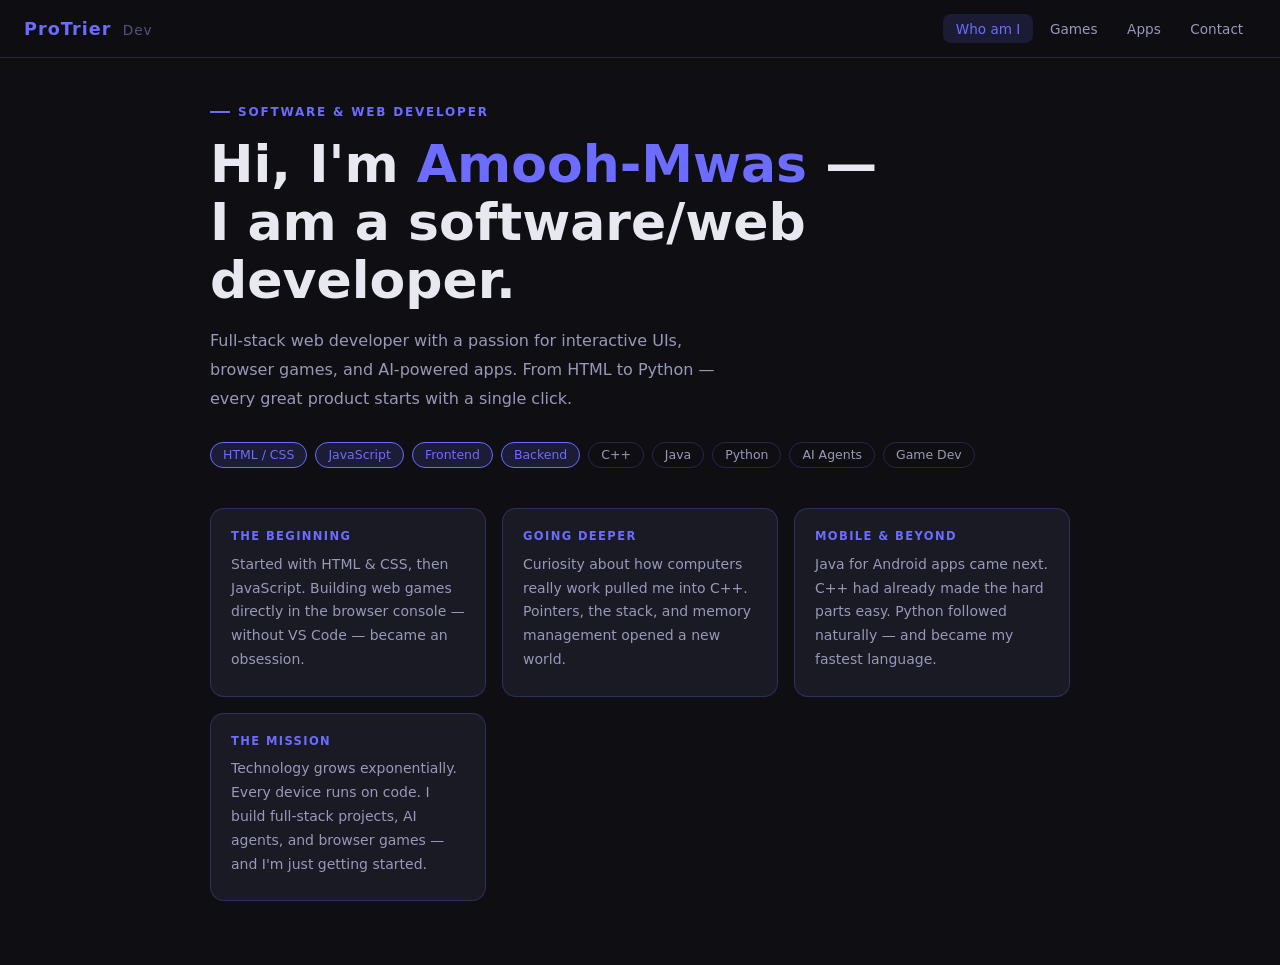
<file: index.html>
<!DOCTYPE html>
<html lang="en">
<head>
<meta charset="UTF-8">
<meta name="viewport" content="width=device-width, initial-scale=1.0">
<title>Amooh-Mwas | Software & Web Developer</title>
<style>
*{box-sizing:border-box;margin:0;padding:0}
:root{
  --bg:#0f0f13;
  --card:#1a1a24;
  --card2:#22222e;
  --accent:#6c6cff;
  --accent-glow:rgba(108,108,255,0.15);
  --accent-border:rgba(108,108,255,0.25);
  --text:#e8e8f0;
  --text2:#9898b8;
  --text3:#55557a;
  --green:#3ef0a0;
  --coral:#f06060;
  --radius:14px;
  --radiusS:8px;
  --nav-h:58px;
}

body{
  background:var(--bg);
  color:var(--text);
  font-family:-apple-system,'Segoe UI',system-ui,sans-serif;
  min-height:100vh;
  overflow-x:hidden;
}

/* ── PARTICLES ── */
#pts{position:fixed;inset:0;pointer-events:none;z-index:0;overflow:hidden}
.pt{
  position:absolute;bottom:0;border-radius:50%;
  background:var(--accent);opacity:0;
  animation:rise linear infinite;
}
@keyframes rise{
  0%{transform:translateY(0) scale(.3);opacity:0}
  10%{opacity:.12}90%{opacity:.06}
  100%{transform:translateY(-105vh) scale(1.4);opacity:0}
}

/* ── NAV ── */
nav{
  position:sticky;top:0;z-index:200;height:var(--nav-h);
  background:rgba(15,15,19,.93);backdrop-filter:blur(18px);
  border-bottom:1px solid var(--accent-border);
  display:flex;align-items:center;padding:0 1.5rem;
  justify-content:space-between;
}
.logo{font-weight:800;font-size:1.1rem;letter-spacing:.06em;color:var(--accent)}
.logo small{color:var(--text3);font-weight:400;font-size:.85rem;margin-left:.25rem}
.nav-links{display:flex;gap:.25rem}
.nav-links a{
  color:var(--text2);font-size:.85rem;padding:.4rem .8rem;
  border-radius:var(--radiusS);text-decoration:none;
  transition:.2s;font-weight:500;cursor:pointer;
}
.nav-links a:hover,.nav-links a.active{color:var(--accent);background:var(--accent-glow)}

/* hamburger */
.ham{display:none;flex-direction:column;gap:5px;cursor:pointer;padding:6px;border:none;background:none}
.ham span{display:block;width:22px;height:2px;background:var(--text);border-radius:2px;transition:.3s}
.ham.open span:nth-child(1){transform:translateY(7px) rotate(45deg)}
.ham.open span:nth-child(2){opacity:0;transform:scaleX(0)}
.ham.open span:nth-child(3){transform:translateY(-7px) rotate(-45deg)}

/* mobile drawer */
.drawer{
  display:none;position:fixed;top:var(--nav-h);left:0;right:0;
  background:rgba(13,13,18,.98);backdrop-filter:blur(20px);
  border-bottom:1px solid var(--accent-border);z-index:190;
  padding:.75rem 1rem;flex-direction:column;gap:.25rem;
}
.drawer.open{display:flex}
.drawer a{
  color:var(--text2);font-size:1rem;padding:.8rem 1rem;
  border-radius:var(--radiusS);text-decoration:none;
  font-weight:500;transition:.2s;
}
.drawer a:hover{color:var(--accent);background:var(--accent-glow)}

/* ── PAGE WRAP ── */
main{position:relative;z-index:1;max-width:900px;margin:0 auto;padding:2.5rem 1.25rem 4rem}

/* sections */
.sec{display:none;animation:fadeUp .35s ease}
.sec.active{display:block}
@keyframes fadeUp{from{opacity:0;transform:translateY(14px)}to{opacity:1;transform:translateY(0)}}

/* ── HERO ── */
.eyebrow{
  display:inline-flex;align-items:center;gap:.5rem;
  font-size:.75rem;letter-spacing:.15em;text-transform:uppercase;
  color:var(--accent);font-weight:700;margin-bottom:1rem;
}
.eyebrow::before{content:'';width:20px;height:2px;background:var(--accent)}
h1.hero-name{
  font-size:clamp(2rem,6vw,3.25rem);
  font-weight:800;line-height:1.12;margin-bottom:1.1rem;
}
h1.hero-name em{font-style:normal;color:var(--accent)}
.hero-sub{
  font-size:1rem;line-height:1.8;color:var(--text2);
  max-width:540px;margin-bottom:1.75rem;
}
.chips{display:flex;flex-wrap:wrap;gap:.5rem;margin-bottom:2.5rem}
.chip{
  font-size:.78rem;padding:.3rem .75rem;border-radius:100px;
  border:1px solid var(--accent-border);color:var(--text2);font-weight:500;
  transition:.2s;
}
.chip.hi{border-color:var(--accent);color:var(--accent);background:var(--accent-glow)}

/* story grid */
.story-grid{display:grid;grid-template-columns:repeat(auto-fit,minmax(230px,1fr));gap:1rem}
.story-card{
  background:var(--card);border:1px solid var(--accent-border);
  border-radius:var(--radius);padding:1.25rem 1.25rem 1.5rem;
}
.story-card h3{
  font-size:.72rem;font-weight:700;letter-spacing:.12em;
  text-transform:uppercase;color:var(--accent);margin-bottom:.6rem;
}
.story-card p{font-size:.875rem;color:var(--text2);line-height:1.7}

/* ── SECTION TITLE ── */
.sec-title{font-size:1.3rem;font-weight:700;margin-bottom:1.5rem}
.sec-title span{color:var(--accent)}

/* ── ITEM GRID (games / apps) ── */
.item-grid{display:grid;grid-template-columns:repeat(auto-fill,minmax(150px,1fr));gap:.875rem}
.item-card{
  background:var(--card);border:1px solid var(--accent-border);
  border-radius:var(--radius);padding:1.1rem;cursor:pointer;
  transition:.2s;display:flex;flex-direction:column;gap:.6rem;
}
.item-card:hover{border-color:var(--accent);background:var(--card2);transform:translateY(-3px)}
.item-card:active{transform:translateY(-1px)}
.item-icon{
  width:44px;height:44px;border-radius:11px;
  background:var(--accent-glow);
  display:flex;align-items:center;justify-content:center;font-size:1.4rem;
}
.item-card h4{font-size:.9rem;font-weight:600;color:var(--text)}
.item-card p{font-size:.78rem;color:var(--text2);line-height:1.4}

/* ── CONTACT ── */
.contact-grid{display:grid;grid-template-columns:repeat(auto-fit,minmax(260px,1fr));gap:1rem}
.contact-card{
  background:var(--card);border:1px solid var(--accent-border);
  border-radius:var(--radius);padding:1.25rem;
}
.contact-card h3{
  font-size:.72rem;font-weight:700;letter-spacing:.12em;
  text-transform:uppercase;color:var(--text3);margin-bottom:.875rem;
}
.ci{
  display:flex;align-items:flex-start;gap:.75rem;
  padding:.6rem 0;border-bottom:1px solid rgba(255,255,255,.04);
}
.ci:last-child{border-bottom:none}
.ci-icon{
  width:34px;height:34px;flex-shrink:0;border-radius:9px;
  background:var(--accent-glow);display:flex;align-items:center;
  justify-content:center;font-size:1rem;margin-top:2px;
}
.ci-label{font-size:.75rem;color:var(--text3);margin-bottom:.15rem}
.ci-value{font-size:.875rem;color:var(--text);word-break:break-all}
.ci-value a{color:var(--accent);text-decoration:none}
.ci-value a:hover{text-decoration:underline}

/* ── MODAL ── */
#modal{
  display:none;position:fixed;inset:0;z-index:500;
  overflow: hidden;
  background:rgba(0,0,0,.8);backdrop-filter:blur(8px);
  align-items:center;justify-content:center;padding:1rem;
}
#modal.open{display:flex}
.modal-box{
  background:var(--card);border:1px solid var(--accent-border);
  border-radius:var(--radius);width:min(680px,100%);

  max-height:92dvh;display:flex;flex-direction:column;overflow:hidden;
}
.modal-head{
  display:flex;align-items:center;justify-content:space-between;
  padding:2px;border-bottom:1px solid var(--accent-border);
  flex-shrink:0;
}
.modal-head h3{font-size:1rem;font-weight:600;display:flex;align-items:center;gap:.6rem}
.modal-head h3 .micon{font-size:1.15rem}
.close-btn{
  background:none;border:none;color:var(--text2);cursor:pointer;
  font-size:1.2rem;padding:.3rem .5rem;border-radius:6px;
  transition:.2s;line-height:1;
}
.close-btn:hover{color:var(--coral);background:rgba(240,96,96,.1)}
.modal-iframe{
  width:100%;border:none;flex:1;min-height:85vh;background:#000;
}
.modal-placeholder{
  flex:1;display:flex;flex-direction:column;
  align-items:center;justify-content:center;
  gap:.75rem;padding:2.5rem;text-align:center;
}
.modal-placeholder .big{font-size:3rem}
.modal-placeholder p{color:var(--text2);font-size:.9rem;line-height:1.65}
.modal-placeholder strong{color:var(--text)}

/* ── RESPONSIVE ── */
@media(max-width:640px){
  .nav-links{display:none}
  .ham{display:flex}
  main{padding:1.75rem 1rem 3rem}
  h1.hero-name{font-size:1.9rem}
  .item-grid{grid-template-columns:repeat(2,1fr)}
  .modal-iframe{min-height:75vh}
}

@media(max-width:400px){
  .item-grid{grid-template-columns:1fr 1fr}
  .item-card{padding:.875rem}
}
</style>
</head>
<body>

<!-- floating particles -->
<div id="pts"></div>

<!-- NAV -->
<nav>
  <div class="logo">ProTrier <small>Dev</small></div>
  <div class="nav-links">
    <a class="active" onclick="show('home',this)">Who am I</a>
    <a onclick="show('games',this)">Games</a>
    <a onclick="show('apps',this)">Apps</a>
    <a onclick="show('contact',this)">Contact</a>
  </div>
  <button class="ham" id="ham" onclick="toggleDrawer()" aria-label="Menu">
    <span></span><span></span><span></span>
  </button>
</nav>

<!-- MOBILE DRAWER -->
<div class="drawer" id="drawer">
  <a onclick="show('home',null);closeDrawer()">Who am I</a>
  <a onclick="show('games',null);closeDrawer()">Games</a>
  <a onclick="show('apps',null);closeDrawer()">Apps</a>
  <a onclick="show('contact',null);closeDrawer()">Contact</a>
</div>

<main>

  <!-- HOME -->
  <section class="sec active" id="sec-home">
    <div class="eyebrow">Software &amp; Web Developer</div>
    <h1 class="hero-name">Hi, I'm <em>Amooh‑Mwas</em> —<br>I am a software/web developer.</h1>
    <p class="hero-sub">
      Full-stack web developer with a passion for interactive UIs, browser games, and
      AI-powered apps. From HTML to Python — every great product starts with a single click.
    </p>
    <div class="chips">
      <span class="chip hi">HTML / CSS</span>
      <span class="chip hi">JavaScript</span>
      <span class="chip hi">Frontend</span>
      <span class="chip hi">Backend</span>
      <span class="chip">C++</span>
      <span class="chip">Java</span>
      <span class="chip">Python</span>
      <span class="chip">AI Agents</span>
      <span class="chip">Game Dev</span>
    </div>
    <div class="story-grid">
      <div class="story-card">
        <h3>The beginning</h3>
        <p>Started with HTML &amp; CSS, then JavaScript. Building web games directly in 
          the browser console — without VS Code — became an obsession.</p>
      </div>
      <div class="story-card">
        <h3>Going deeper</h3>
        <p>Curiosity about how computers really work pulled me into C++. Pointers, 
          the stack, and memory management opened a new world.</p>
      </div>
      <div class="story-card">
        <h3>Mobile &amp; beyond</h3>
        <p>Java for Android apps came next. C++ had already made the hard parts easy.
           Python followed naturally — and became my fastest language.</p>
      </div>
      <div class="story-card">
        <h3>The mission</h3>
        <p>Technology grows exponentially. Every device runs on code. I build full-stack projects,
           AI agents, and browser games — and I'm just getting started.</p>
      </div>
    </div>
  </section>

  <!-- GAMES -->
  <section class="sec" id="sec-games">
    <p class="sec-title">My <span>Games</span></p>
    <div class="item-grid">
      <div class="item-card" onclick="openModal('Snake Game','./Games/Snake Game/snake.html','🐍')">
        <div class="item-icon">🐍</div>
        <h4>Snake</h4>
        <p>Classic snake, reimagined</p>
      </div>
      <div class="item-card" onclick="openModal('Flappy Bird','./Games/Flappy Game/flappy.html','🐦')">
        <div class="item-icon">🐦</div>
        <h4>Flappy Bird</h4>
        <p>Don't hit the pipes</p>
      </div>
      <div class="item-card" onclick="openModal('Doodle Jump','./Games/Doodle Game/doodleJump.html','🦘')">
        <div class="item-icon">🦘</div>
        <h4>Doodle Jump</h4>
        <p>Jump to infinity</p>
      </div>
      <div class="item-card" onclick="openModal('Ping Pong','./Games/PingPong Game/Pingpong.html','🏓')">
        <div class="item-icon">🏓</div>
        <h4>Ping Pong</h4>
        <p>Classic two-player</p>
      </div>
      <div class="item-card" onclick="openModal('Whack-a-Mole','./Games/Whack a mole/Fk A Mole.html','🔨')">
        <div class="item-icon">🔨</div>
        <h4>Whack-a-Mole</h4>
        <p>Smash them fast</p>
      </div>
      <div class="item-card" onclick="openModal('Hangman','./Games/SaveMan Game/saveman.html','🎯')">
        <div class="item-icon">🎯</div>
        <h4>Hangman</h4>
        <p>Save the man</p>
      </div>
      <div class="item-card" onclick="openModal('Tic-Tac-Toe','./Games/Tic Game/tic.html','⭕')">
        <div class="item-icon">⭕</div>
        <h4>Tic-Tac-Toe</h4>
        <p>Dark light edition</p>
      </div>
      <div class="item-card" onclick="openModal('Memory Game','./Games/Memory Game/mem.html','🃏')">
        <div class="item-icon">🃏</div>
        <h4>Memory Game</h4>
        <p>Match them all</p>
      </div>
    </div>
  </section>

  <!-- APPS -->
  <section class="sec" id="sec-apps">
    <p class="sec-title">My <span>Apps</span></p>
    <div class="item-grid">
      <div class="item-card" onclick="openModal('Age Calculator','./Games/Age Calc/age.html','🎂')">
        <div class="item-icon">🎂</div>
        <h4>Age Calculator</h4>
        <p>Exact age in seconds</p>
      </div>
      <div class="item-card" onclick="openModal('Counter','./Games/Counter/counter.html','🔢')">
        <div class="item-icon">🔢</div>
        <h4>Counter</h4>
        <p>Simple click counter</p>
      </div>
      <div class="item-card" onclick="openModal('To-Do List','./Games/To Do List/index.html','✅')">
        <div class="item-icon">✅</div>
        <h4>To-Do List</h4>
        <p>Stay organized</p>
      </div>
      <div class="item-card" onclick="openModal('Password Generator','./Games/Password Generator/pass.html','🔐')">
        <div class="item-icon">🔐</div>
        <h4>Password Gen</h4>
        <p>Strong passwords fast</p>
      </div>
      <div class="item-card" onclick="openModal('Calculator','./Games/Calc/calc.html','🧮')">
        <div class="item-icon">🧮</div>
        <h4>Calculator</h4>
        <p>Do the math</p>
      </div>
      <div class="item-card" onclick="openModal('Alarm','./Games/Alarm/alarm.html','⏰')">
        <div class="item-icon">⏰</div>
        <h4>Alarm</h4>
        <p>Never miss a moment</p>
      </div>
    </div>
  </section>

  <!-- CONTACT -->
  <section class="sec" id="sec-contact">
    <p class="sec-title">Get in <span>Touch</span></p>
    <div class="contact-grid">
      <div class="contact-card">
        <h3>Email</h3>
        <div class="ci">
          <div class="ci-icon">✉️</div>
          <div>
            <div class="ci-label">Primary</div>
            <div class="ci-value"><a href="mailto:amdev488@gmail.com">amdev488@gmail.com</a></div>
          </div>
        </div>
        <div class="ci">
          <div class="ci-icon">✉️</div>
          <div>
            <div class="ci-label">Secondary</div>
            <div class="ci-value"><a href="mailto:amosmuturi079@gmail.com">amosmuturi079@gmail.com</a></div>
          </div>
        </div>
      </div>
      <div class="contact-card">
        <h3>Phone</h3>
        <div class="ci">
          <div class="ci-icon">📞</div>
          <div>
            <div class="ci-label">Call / WhatsApp</div>
            <div class="ci-value">+254 792 509 529</div>
          </div>
        </div>
        <div class="ci">
          <div class="ci-icon">📞</div>
          <div>
            <div class="ci-label">Alternate</div>
            <div class="ci-value">+254 787 455 413</div>
          </div>
        </div>
      </div>
      <div class="contact-card">
        <h3>Online</h3>
        <div class="ci">
          <div class="ci-icon">💻</div>
          <div>
            <div class="ci-label">GitHub</div>
            <div class="ci-value"><a href="https://github.com/AmoohDev079" target="_blank" rel="noopener">
              github.com/AmoohDev079</a></div>
          </div>
        </div>
        <div class="ci">
          <div class="ci-icon">▶️</div>
          <div>
            <div class="ci-label">YouTube</div>
            <div class="ci-value"><a href="https://youtube.com/AmoohDev" target="_blank" rel="noopener">
              youtube.com/AmoohDev</a></div>
          </div>
        </div>
      </div>
    </div>
  </section>

</main>

<!-- MODAL -->
<div id="modal" onclick="handleBackdropClick(event)">
  <div class="modal-box">
    <div class="modal-head">
      <h3><span class="micon" id="m-icon"></span><span id="m-title"></span></h3>
      <button class="close-btn" onclick="closeModal()">✕</button>
    </div>
    <!-- iframe is injected by JS so it only loads when opened -->
    <div id="m-body"></div>
  </div>
</div>

<script>
/* particles */
const pts=document.getElementById('pts');
for(let i=0;i<20;i++){
  const d=document.createElement('div');
  d.className='pt';
  const s=(Math.random()*5+2).toFixed(1);
  d.style.cssText=`width:${s}px;height:${s}px;left:${Math.floor(Math.random()*100)}%;`+
    `animation-duration:${(Math.random()*18+14).toFixed(1)}s;animation-delay:${(Math.random()*14).toFixed(1)}s`;
  pts.appendChild(d);
}

/* section switching */
function show(id,el){
  document.querySelectorAll('.sec').forEach(s=>s.classList.remove('active'));
  document.getElementById('sec-'+id).classList.add('active');
  document.querySelectorAll('.nav-links a').forEach(a=>a.classList.remove('active'));
  if(el) el.classList.add('active');
}

/* drawer */
function toggleDrawer(){
  document.getElementById('ham').classList.toggle('open');
  document.getElementById('drawer').classList.toggle('open');
}
function closeDrawer(){
  document.getElementById('ham').classList.remove('open');
  document.getElementById('drawer').classList.remove('open');
}

/* modal */
function openModal(name,src,icon){
  document.getElementById('m-icon').textContent=icon||'🎮';
  document.getElementById('m-title').textContent=' '+name;
  const body=document.getElementById('m-body');
  body.innerHTML=`<iframe class="modal-iframe" src="${src}" loading="lazy" allowfullscreen></iframe>`;
  document.getElementById('modal').classList.add('open');
  document.body.style.overflow='hidden';
}
function closeModal(){
  document.getElementById('modal').classList.remove('open');
  document.getElementById('m-body').innerHTML='';
  document.body.style.overflow='';
}
function handleBackdropClick(e){
  if(e.target===document.getElementById('modal')) closeModal();
}
document.addEventListener('keydown',e=>{ if(e.key==='Escape') closeModal(); });
</script>
</body>
</html>
</file>
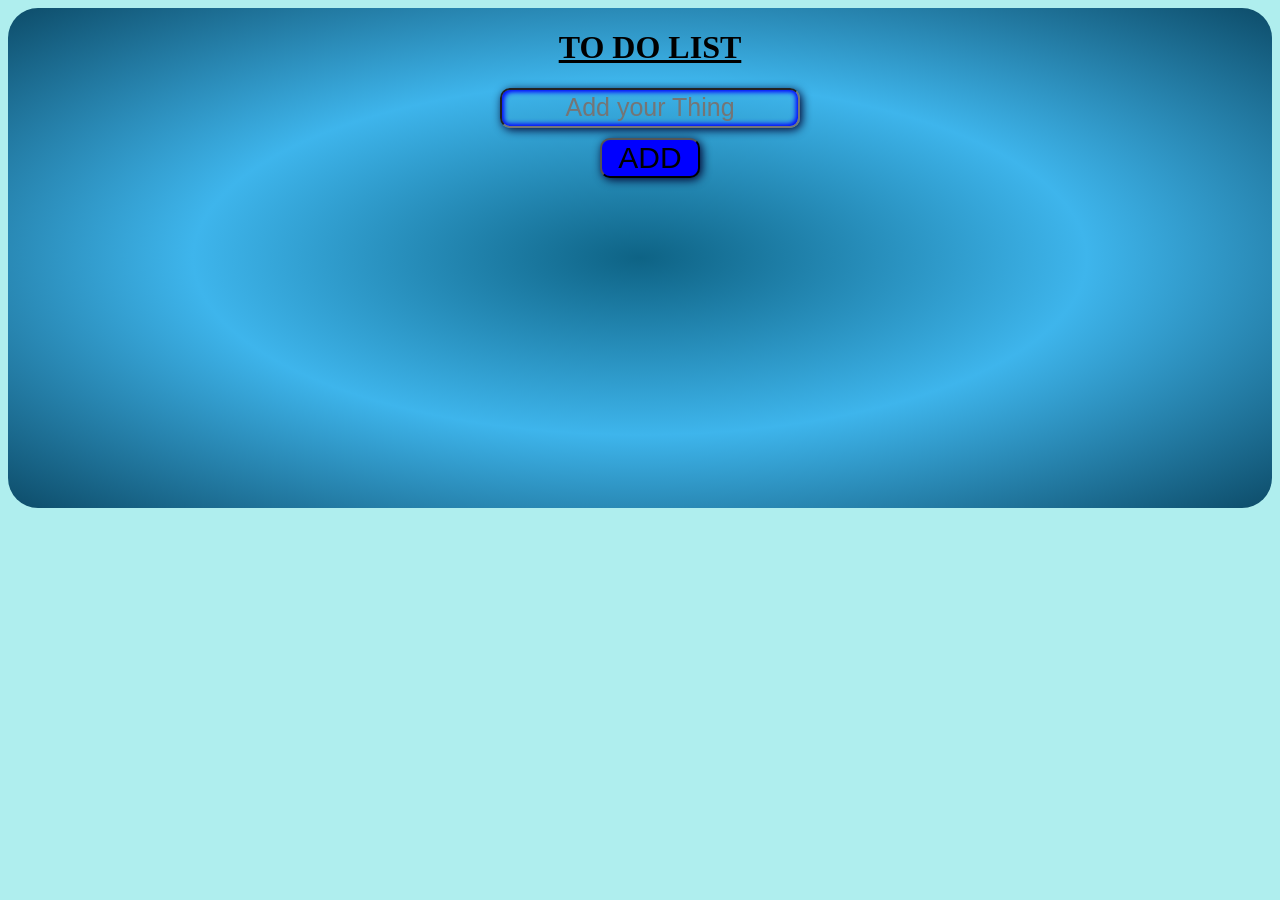
<file: Games/To Do List/index.html>
<html>
    <head>
        <meta charset="utf-8">
        <meta name="author" content="Amos">
        <title>To Do List</title>
        <link rel="stylesheet" href="do.css"
    </head>
    <body>
        
            <div id="input">
                <h1><u>TO DO LIST </u></h1>
                <input type="text" id="inputBox" placeholder="Add your Thing">
                <button onclick="addTask()">Add</button>
                <div id="out"><ul id="list">
                   <!---- <li class="checked">task 1</li>
                    <li>task 2</li>
                    <li>task 2</li>
                    <li>task 3</li>-->
                </ul></div>
            </div>
            </div>
        </div>
        <script src="do.js"></script>
    </body>
</html>
</file>
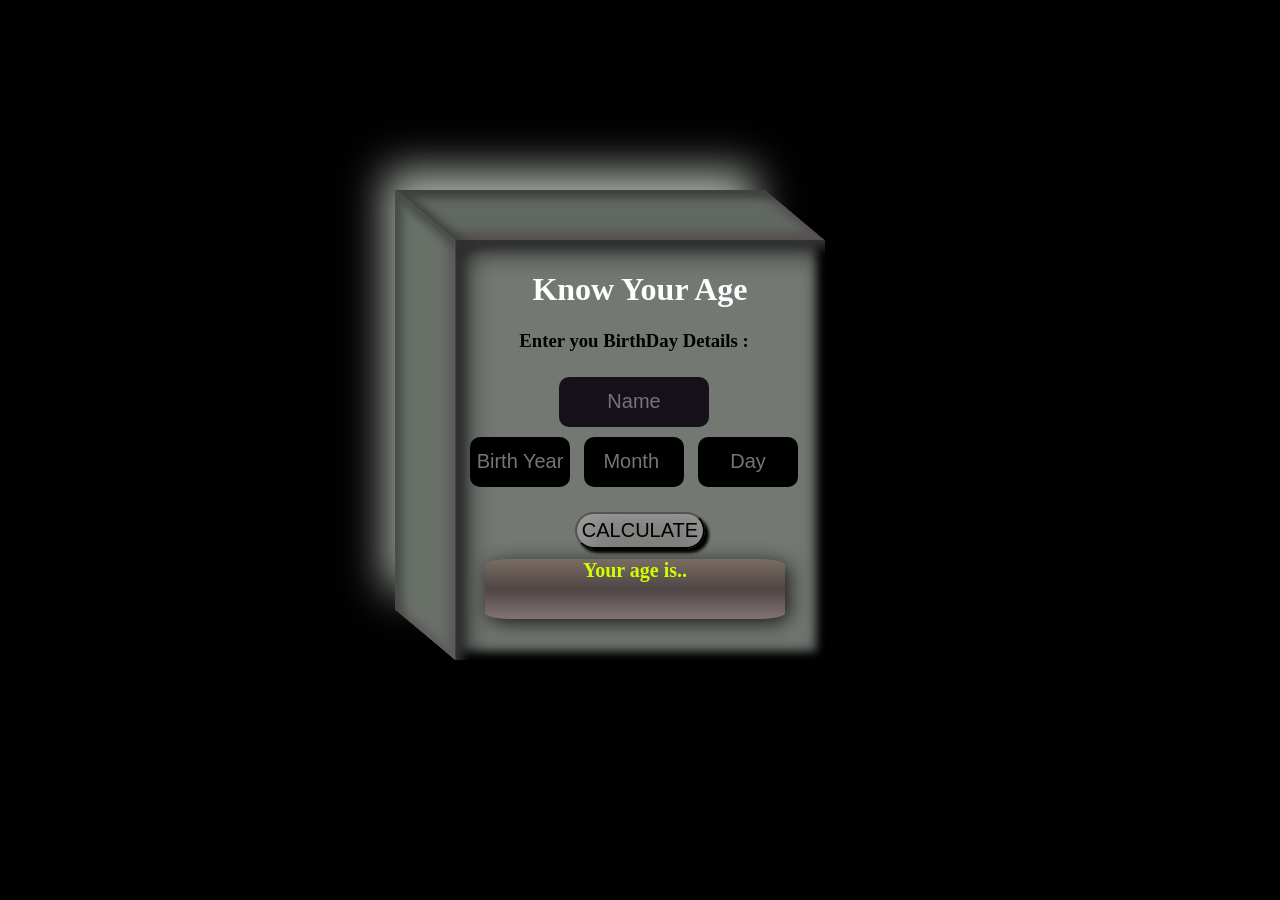
<file: Games/Age Calc/age.html>
<html lang="en" xmlns="http://www.w3.org/1999/xhtml">
<head>
    <meta charset="utf-8" />
    <title>Age Calculator</title>
    <style>
    body{
        color:white;
        background:black;
        display:flex;
        justify-content:center;
        align-items:center;
    }
        #birth{
            border-radius:20px;
            width:fit-content;height:fit-content;
            text-align:center;
           display:block;
        }
        #birth #name{
            width:150px;
            color:#ffffff;
            background:#16101b;
        }
       /* #birth input::after input::before{
            content:'';
            position:absolute;
            background:#433c3c;
        }*/
         #birth input::after{
              content:'';
            position:absolute;
            background:#433c3c;
             left:20px;
             width:20px;
             height:100%;
             top:0;
         }
        #birth input{
            border-radius:10px;
             display:inline-block;
            color:white;
            height:50px;font-size:20px;text-align:center;
           background:black;
            margin:5px;
            width:100px;transition:0.5s;
           /* box-shadow:6px 6px 3px #b39e9e,-6px -6px 3px #bbaaaa,
                    inset 6px 6px 3px #d1c7c7, inset -6px -6px 3px #ab9898;*/
            border:none;
        }
        #birth input:focus{transform:translate(-2px,-2px);
           
        }
        
       #birth label{
           position:absolute;          
          
       }
         #birth h3{
            margin:20px; 
             color:black;
         }
       
        #container{
             padding:10px;
             box-shadow:-70px -70px 40px #a8afa8,inset 8px 8px 10px #313231, inset 6px 6px 30px black, inset -8px -8px 10px black;
             position:relative;      
            z-index: 4;
            width: 350px;
             transform-style:preserve-3d;
          
            height: 400px;
            background: #737873;
           
            color: #ffffff;text-align: center;
           
        }
        #container::before{
            box-shadow:inset 8px 8px 10px #3e413e, inset -8px -8px 10px #555151;
            content:"";
            position:absolute;
            width:100%;
            height:50px;
            background:#616761;
            left:0;
            top:-50px;
         
            transform: skewX(50deg) translateX(-30px);
        }
         #container::after{
             box-shadow:inset 8px 8px 10px #484c48, inset -8px -8px 10px #5e5b5b;
             border-radius:inherit;
            content:"";
            position:absolute;
            height:100%;
            width:60px;
            background:#687068;
            left:-60px;
            top:0;
           
             transform:skewY(40deg) translateY(-25px);
            }
          /*  
            transform:rotateX(40deg) skewX(10deg) perspective(700px);
        }*/


#age{
    background:linear-gradient(rgb(122, 109, 98),rgb(78, 69, 69),rgb(131, 116, 116) );
    color:#d0ff00;
    font-size:20px;
    font-weight: 700;
    border-radius:10%;
    box-shadow: 4px 4px 20px rgb(26, 25, 25);
    
    top:50px;
    width:300px;
    height:60px;
    left:10%;
    transform:translate(20px,20px);
    text-align:center;
}
#container button{
    position:relative;
    margin-top:20px;
    margin-bottom:-10px;
    border-radius:20px;
    font-size:20px;
    padding:5px;transition:0.6s;
    text-transform:uppercase;
    background:transparent;
    box-shadow:4px 4px 3px black,inset 6px 6px 30px rgb(163, 159, 159);
}
#container button:hover{
    box-shadow:10px 10px 10px black,inset 10px 10px 30px rgb(163, 159, 159);
    transform: scale(1.1);
}
   



        
    </style>
</head>
<body>
<div id='container'>
<h1>Know Your Age</h1>
    <div id='birth'>
        <h3>Enter you BirthDay Details :</h3>
        <span class='name'><input type='text' placeholder = 'Name' id='name'></span><br>
        <span class='name'><input type='text' id ='year' placeholder = 'Birth Year'></span>
        <span class='name'><input type='text' id='month' placeholder = 'Month '></span>
        <span class='name'> <input type='text' id='day' placeholder = 'Day'></span>
    </div>
    <button id ='btn' onclick='getTheAge()' >Calculate</button>
    <div id='age'>Your age is..</div>
</div>
   
<script src='age.js'>

    
</script>
</body>
</html>
</file>
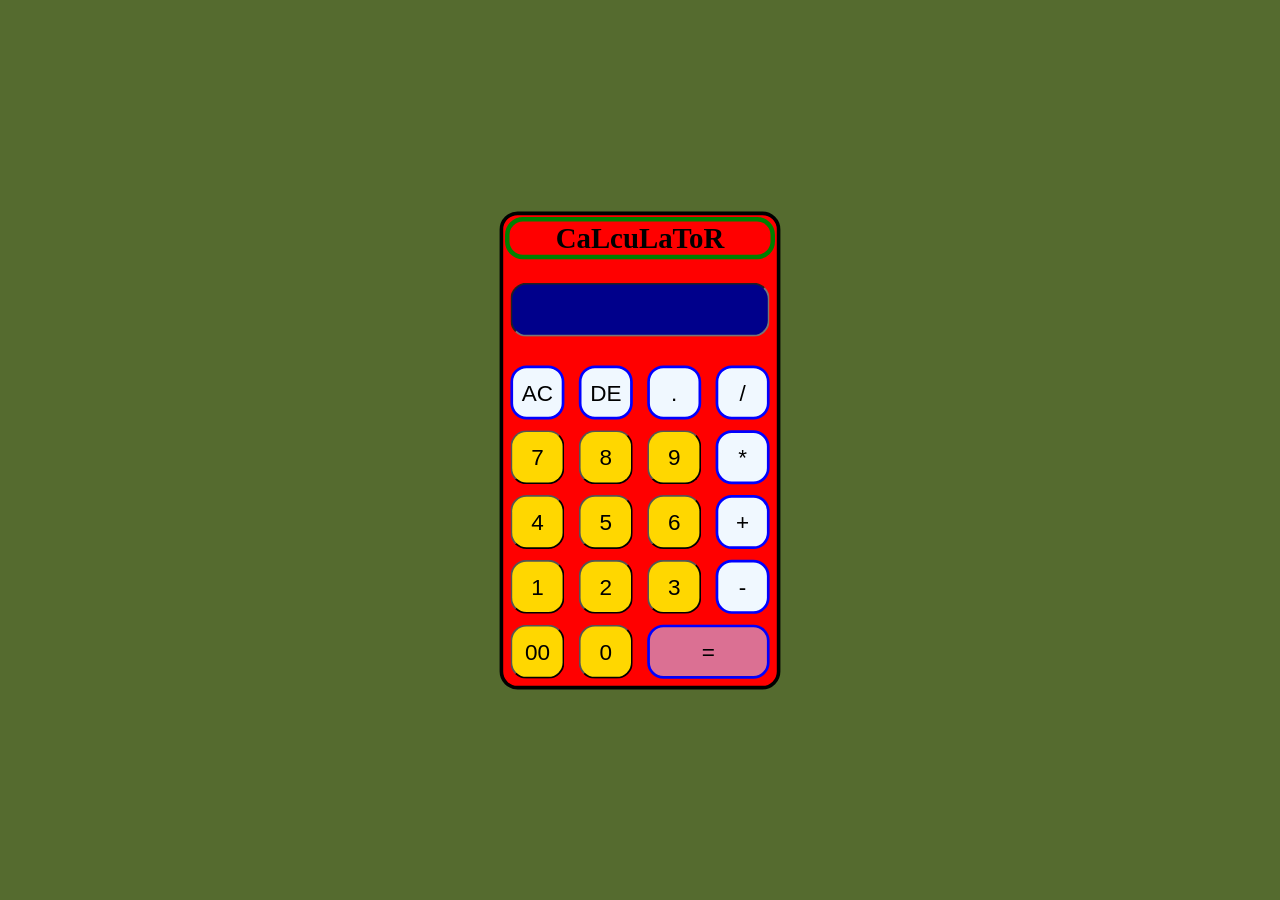
<file: Games/Calc/calc.html>
<html>
    <head>
        <meta name="viewport" content="width=device-width, initial-scale=1.0">
        <title>CalCuLaTor</title>
        <link rel="stylesheet" href="calc.css">
    </head>
    <body>
        <div class='container'>
            <div class="calc">
                <h1>CaLcuLaToR</h1>
                <form>
                    <div class="display">
                        <input type="text" name="display">
                    </div>
                    <div>
                    <input type="button" value="AC" onclick="display.value=''" class="ope">
                     <input type="button" class="ope" value="DE"onclick="display.value= display.value.toString().slice(0,-1)">
                     <input type="button" value="."onclick="display.value+='.'"class="ope">
                     <input type="button" value="/"onclick="display.value+='/'"class="ope"> 
                    </div>
                     <div>
                    <input type="button" value="7" onclick="display.value+='7'">
                     <input type="button" value="8"onclick="display.value+='8'">
                     <input type="button" value="9"onclick="display.value+='9'">
                     <input type="button" value="*"onclick="display.value+='*'"class="ope"> 
                    </div>
                     <div>
                    <input type="button" value="4"onclick="display.value+='4'">
                     <input type="button" value="5"onclick="display.value+='5'">
                     <input type="button" value="6"onclick="display.value+='6'">
                     <input type="button" value="+"onclick="display.value+='+'"class="ope"> 
                    </div>
                     <div>
                    <input type="button" value="1"onclick="display.value+='1'">
                     <input type="button" value="2"onclick="display.value+='2'">
                     <input type="button" value="3"onclick="display.value+='3'">
                     <input type="button" value="-"onclick="display.value+='-'"class="ope"> 
                    </div>
                     <div>
                    <input type="button" value="00"onclick="display.value+='00'">
                     <input type="button" value="0"onclick="display.value+='0'">
                     <input type="button" value="=" onclick="display.value=eval(display.value)" class ="equals"> 
                    </div>
                </form>
            </div>
            
        </div>
    </body>
</html>
</file>
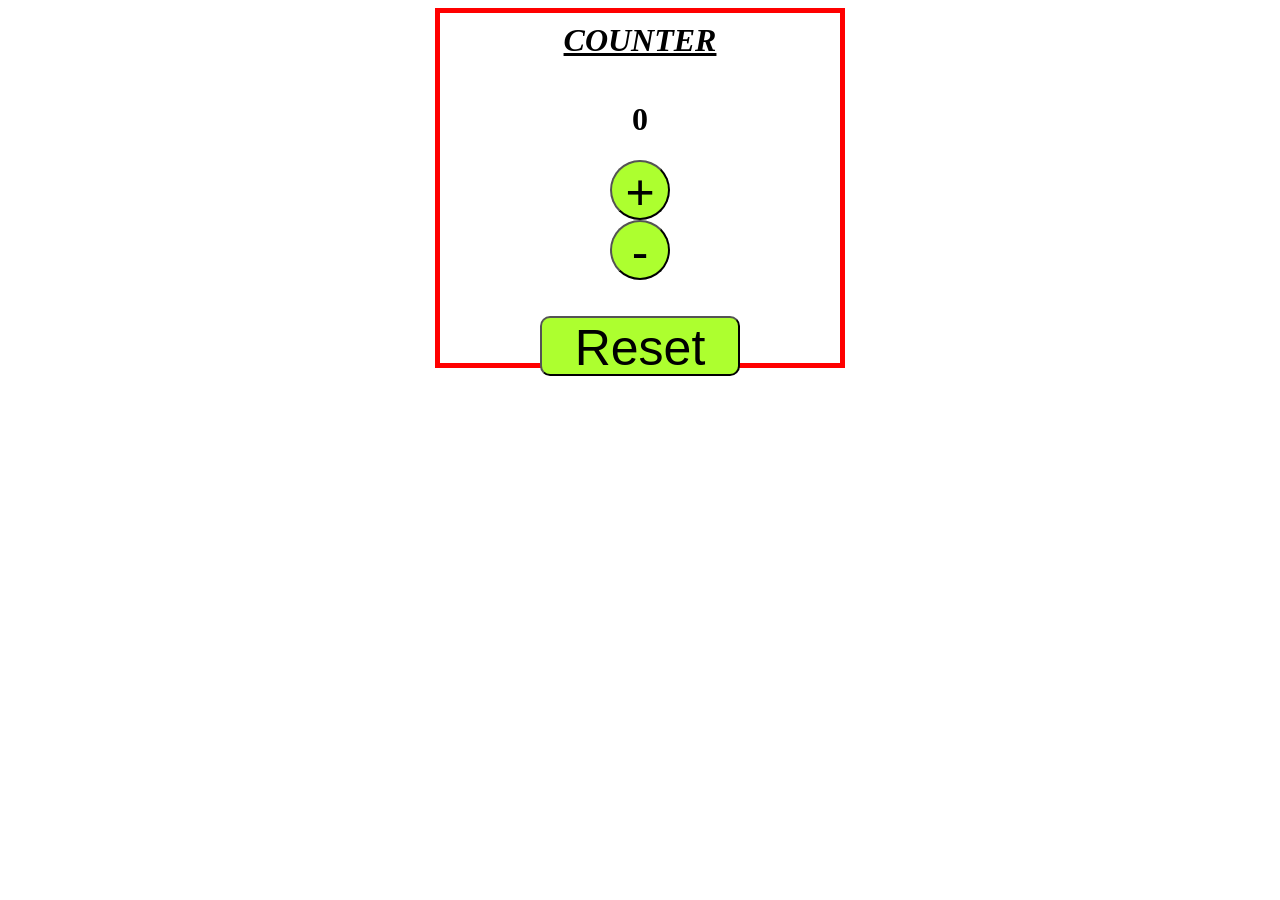
<file: Games/Counter/counter.html>
<html>
    <head>
        <link rel="stylesheet" href="counter.css">
        <title>Increament Counter</title>
    </head>
    <body>
       <div>
           <h1><u><i>COUNTER</i></u></h1>
        <h1 id="results">0</h1>
        <button id="add" onclick="change(1)">+</button>  <button id="sub" onclick="change(-1)">-</button>
        
        <br>
        <br>
        <button id="reset" onclick="reset(0)">Reset</button>
       </div> 
        <script type="text/javascript" src="counter.js"></script>
    </body>
</html>
</file>
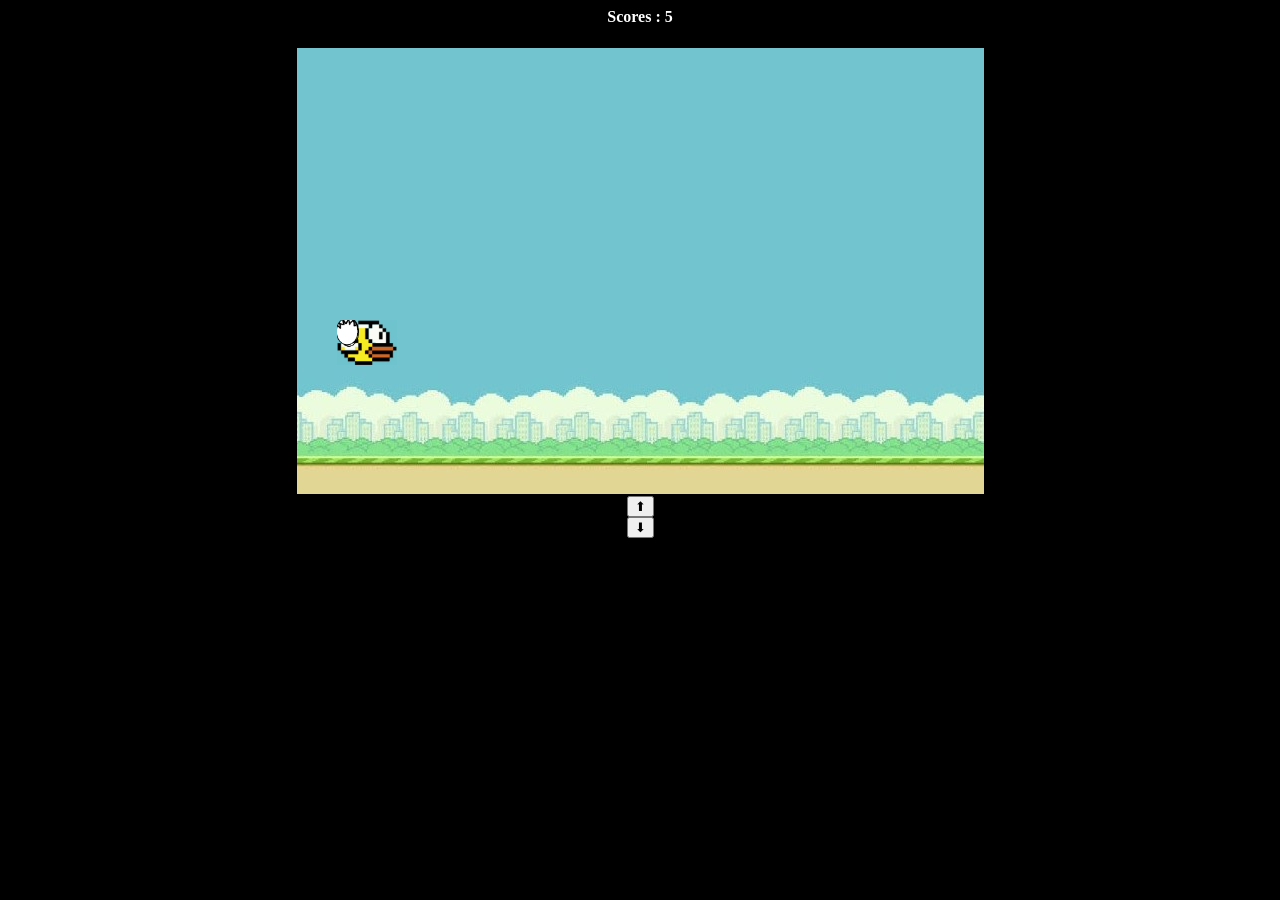
<file: Games/Flappy Game/flappy.html>
<!DOCTYPE html>

<html lang="en" xmlns="http://www.w3.org/1999/xhtml">
<head>
    <meta charset="utf-8" />
    <title>Flappy Bird</title>
    <style>
    body{
        text-align:center;
        background:black;
        display:flex;
        flex-direction:column;;
        justify-content:center;
        color:white;
        
    }
        h4,h1{
            position:relative;
            top:-10px;margin:10px;
        }
        #scoreBoard{
            position:absolute;
            display:none;
            left:42%;
            opacity:0.6;
            width:200px;height:140px;
            background:#8383d2;
            box-shadow:10px 10px 40px blue , -10px -10px 40px blue;
        }
        #all{
            background:red
        }
         #scoreBoard h4{
             color:black;
         }
        canvas{
            margin:auto;
            background-image:url(./bg.jpg);
            background-repeat:repeat-x;
           background-position:120% 0px;
            
            
           animation: move  linear 10s infinite;
        }
               .controls {
    position: fixed;
    bottom: 20px;
    left: 20px;
}
.controls button {
    width: 70px;
    height: 70px;
    margin: 4px;
    font-size: 3em;
    font-weight: bold;
    border: none;
    border-radius: 15px;
    background: #2c3e50;
    color: white;
    box-shadow: 0 4px 8px rgba(0,0,0,0.3);
    cursor: pointer;
    transition: 0.1s;
}
.controls button p{
    font-size: 4em;
}
.controls button:hover {
    transform: scale(1.5);
    background: #3498db;
}
.row {
    text-align: center;
}
@keyframes move{
    0%{background-position: 120% 0px;}
    100%{background-position:-20% 0px;}
}


        
    </style>
</head>
<body>
    
    <h4 id ='scores'>Scores: </h4>
<div id='all'></div><canvas id ='board'></canvas>
    <div id='scoreBoard'>
        <h2>GameOver!!</h2>
        <h3> Your Scores :: <span id='dis'></span></h3>
        <h4>Press "SPACE" to restart</h4>
    </div>
</div>
 <div id="controls">
            <div class="row">
                <button id="up">⬆</button>
            </div>
            <div id="row">
                
                <button id="down">⬇</button>
                
                
            </div>
            
        </div> 
        




<script src='flappy.js'></script>
</body>
</html>
</file>
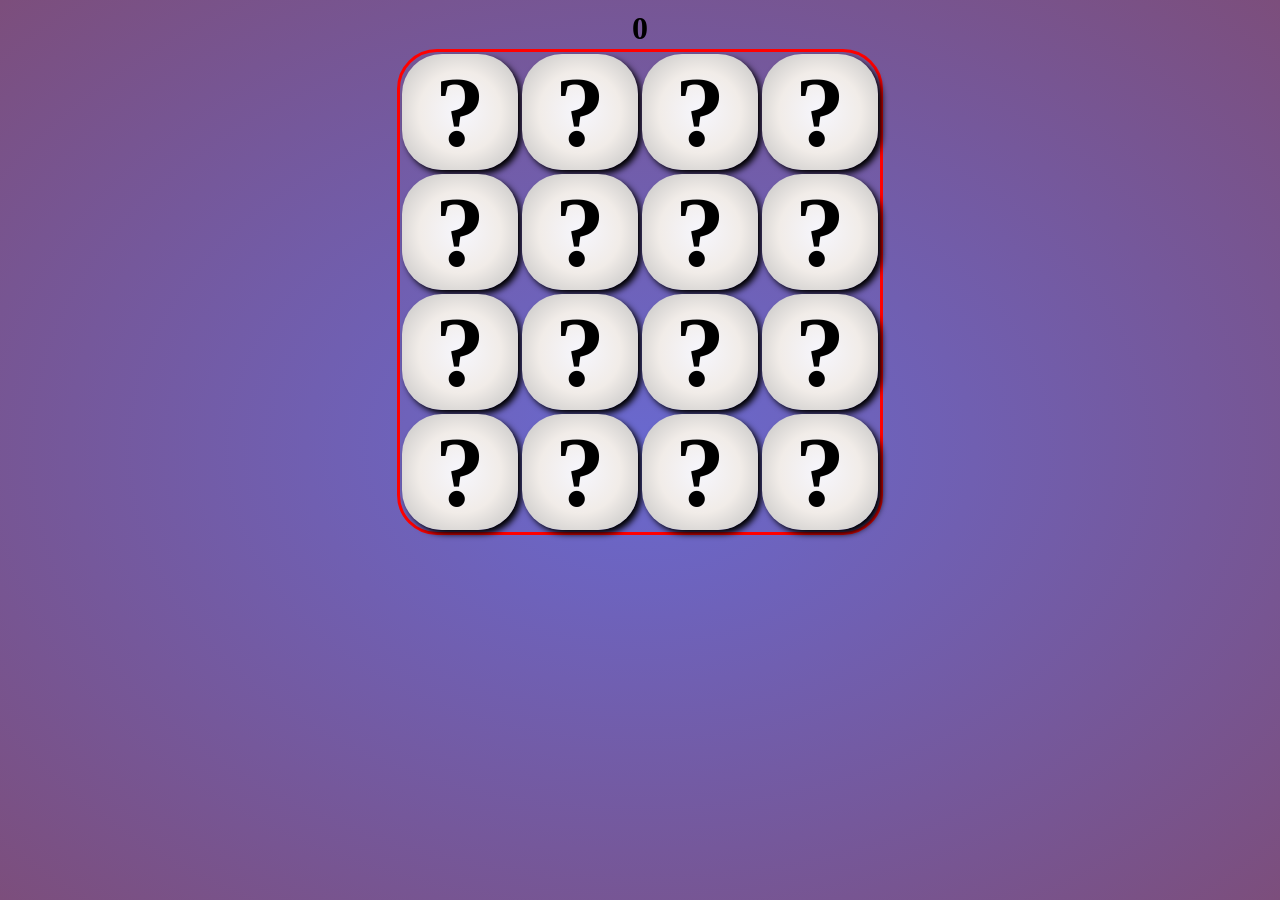
<file: Games/Memory Game/mem.html>
<html>
    <head>
        <title>Memory Game</title>
        <link rel="stylesheet" href="mem.css">
        <meta name='viewport' content='width=device-width, initial-scale=1.0'>
    </head>
    <body>
        
        <h5 id='counter'>0</h5>
          <div id='gemeBoard'>
            <div id='cells'>
                    <h1 class='frontView'>?</h1>
                <div class='backView'><img src='img1.PNG.png'> </div>
                
            </div><div id='cells'>
                  <h1 class='frontView'>?</h1>
                <div class='backView'><img src='img2.PNG.png'> </div>
            </div><div id='cells'>
                    <h1 class='frontView'>?</h1>
                <div class='backView'><img src='img1.PNG.png'> </div>  
            </div> <div id='cells'>
                     <h1 class='frontView'>?</h1>
                <div class='backView'><img src='img2.PNG.png'> </div>
            </div> <div id='cells'>
                    <h1 class='frontView'>?</h1>
                <div class='backView'><img src='img7.PNG.png'> </div>
            </div> <div id='cells'>
                     <h1 class='frontView'>?</h1>
                <div class='backView'><img src='img8.PNG.png'> </div>
            </div> <div id='cells'>
                    <h1 class='frontView'>?</h1>
                <div class='backView'><img src='img3.PNG.png'> </div>
            </div><div id='cells'>
                     <h1 class='frontView'>?</h1>
                <div class='backView'><img src='img5.PNG.png'> </div>
            </div> <div id='cells'>
                     <h1 class='frontView'>?</h1>
                <div class='backView'><img src='img4.PNG.png'> </div>
            </div><div id='cells'>
                     <h1 class='frontView'>?</h1>
                <div class='backView'><img src='img6.PNG.png'> </div>
            </div><div id='cells'>
                    <h1 class='frontView'>?</h1>
                <div class='backView'><img src='img6.PNG.png'> </div>
            </div><div id='cells'>
                    <h1 class='frontView'>?</h1>
                <div class='backView'><img src='img3.PNG.png'> </div>
            </div> <div id='cells'>
                     <h1 class='frontView'>?</h1>
                <div class='backView'><img src='img5.PNG.png'> </div>
            </div> <div id='cells'>
                     <h1 class='frontView'>?</h1>
                <div class='backView'><img src='img4.PNG.png'> </div>
            </div><div id='cells'>
                     <h1 class='frontView'>?</h1>
                <div class='backView'><img src='img7.PNG.png'> </div>
            </div>  <div id='cells'>
                     <h1 class='frontView'>?</h1>
                <div class='backView'><img src='img8.PNG.png'> </div>
            </div> 
            <span id='gameover'>Game Over<h5 id ='scores'>Scores :</h5>
                <button id ='restart'>Restart</button></span>
             
          </div>     
       <script src='mem.js'></script>  
    </body>
</html>
</file>
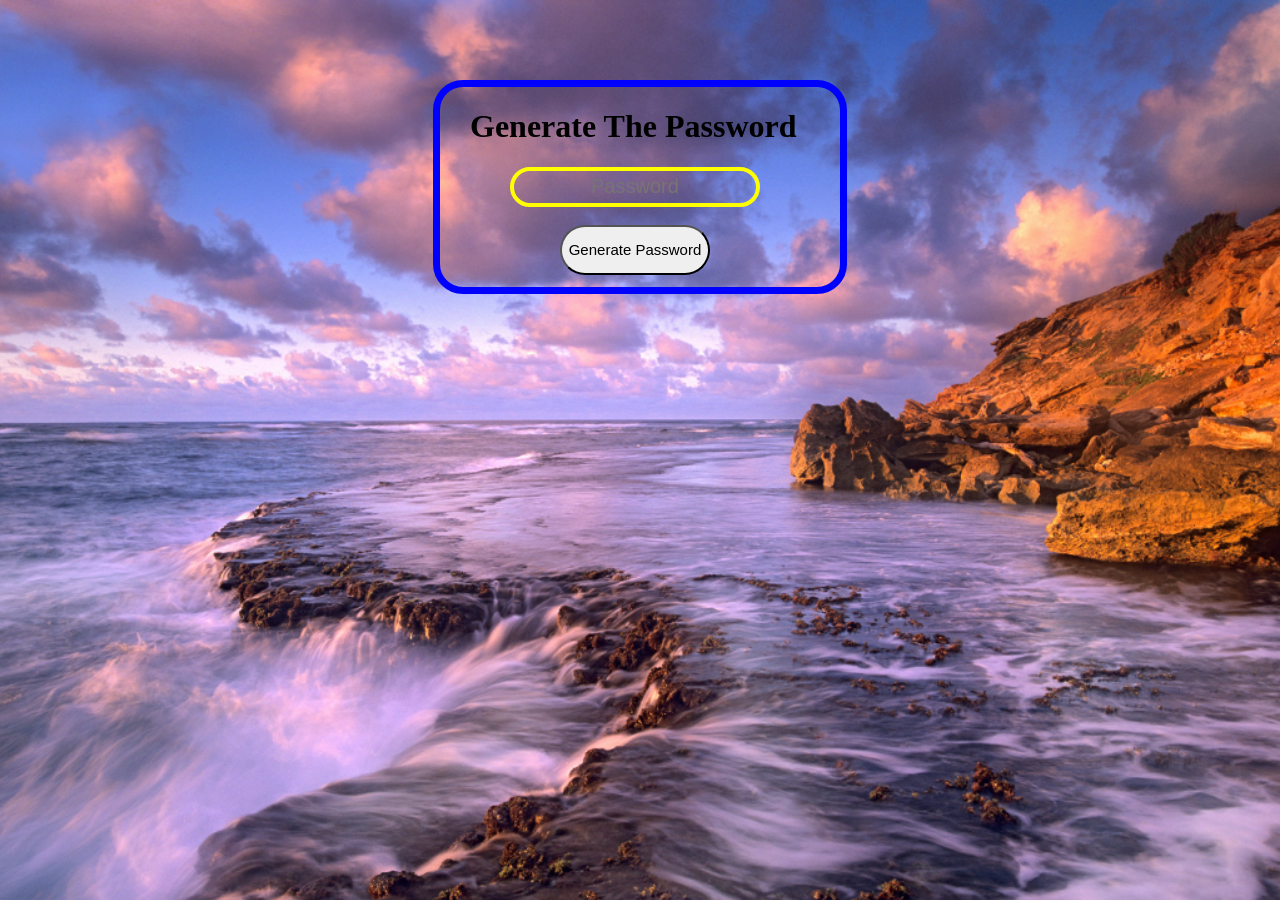
<file: Games/Password Generator/pass.html>
<html>
    <head>
        <meta charset="utf-8">
        <meta name="author" content="Amos">
        <link rel="stylesheet" href="pass.css">
        <script src="pass.js"></script>
    </head>
    <body>
        <div id="container">
            <h1>Generate The Password</h1>
            <div id="in"><input type="text" id="password" placeholder="Password" value=''>
                <br>
            <button onclick='generatePs()'>Generate Password</button>
            </div>
        </div>
        <script src="pass.js"></script>
    </body>
</html>
</file>
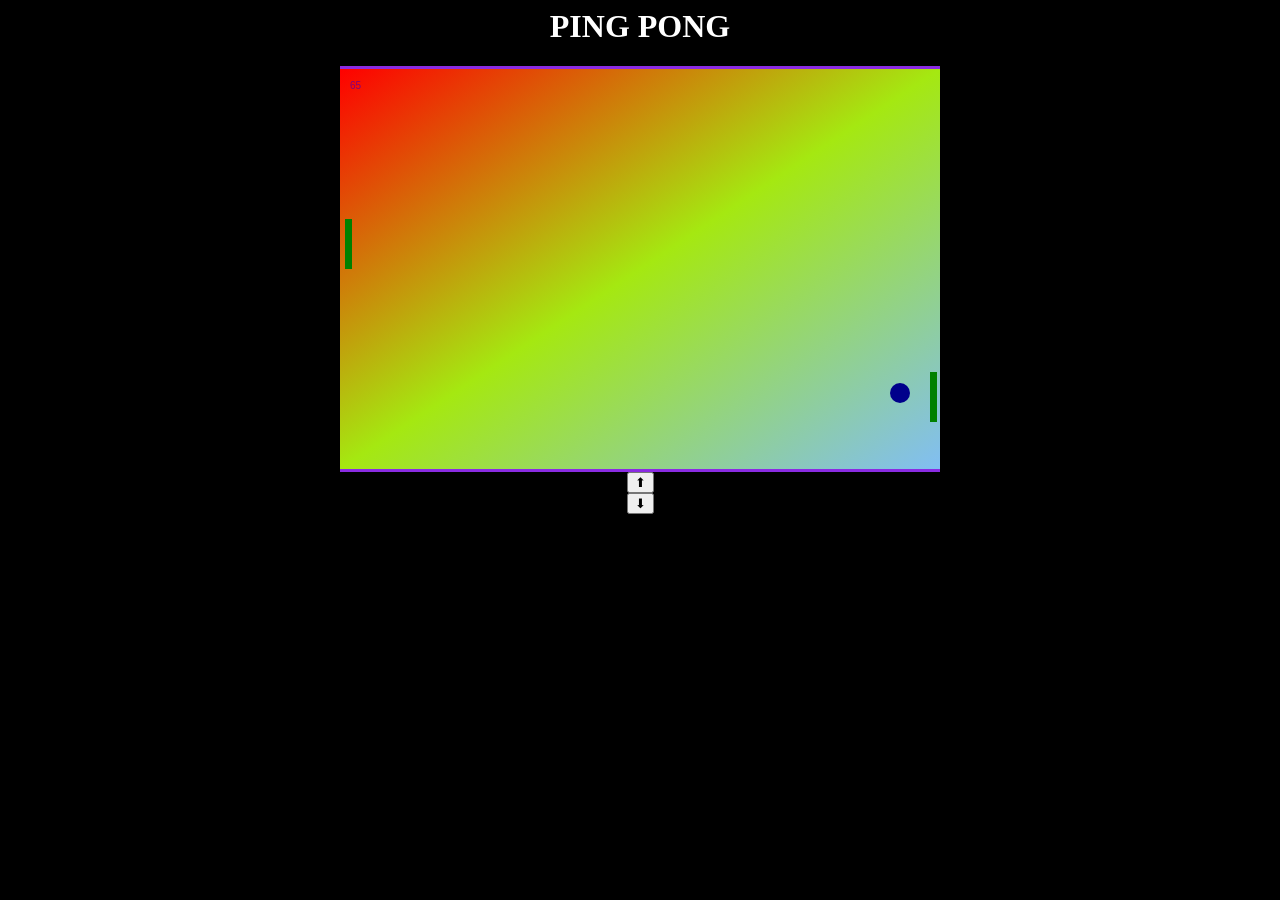
<file: Games/Pingpong Game/PingPong.html>
<html>
    <head>
        <meta name='viewport' content='width=device-width'>
        <link rel='stylesheet' href='css.css'>
        <title>PING PONG</title>
    </head>
    <body>
       


        <!--<div id='main'>
            <div class = 'n1'></div>
            <div class = 'n2'></div>
            <div class = 'n3'></div>
            <div class = 'n4'></div>
            <div class = 'n5'></div>
            <div class = 'n6'></div>
            <div class = 'n7'></div>
            <div class = 'n8'></div>
            <div class = 'n9'></div>
            <div class = 'n10'></div>
        </div>-->
        <h1>PING PONG</h1>
        <canvas id='board'></canvas>
         <div id="controls">
            <div class="row">
                <button id="up">⬆</button>
            </div>
            <div id="row">
                
                <button id="down">⬇</button>
                
                
            </div>
            
        </div> 
        
        
        <script src='pingPong.js'></script>
    </body>
</html>
</file>
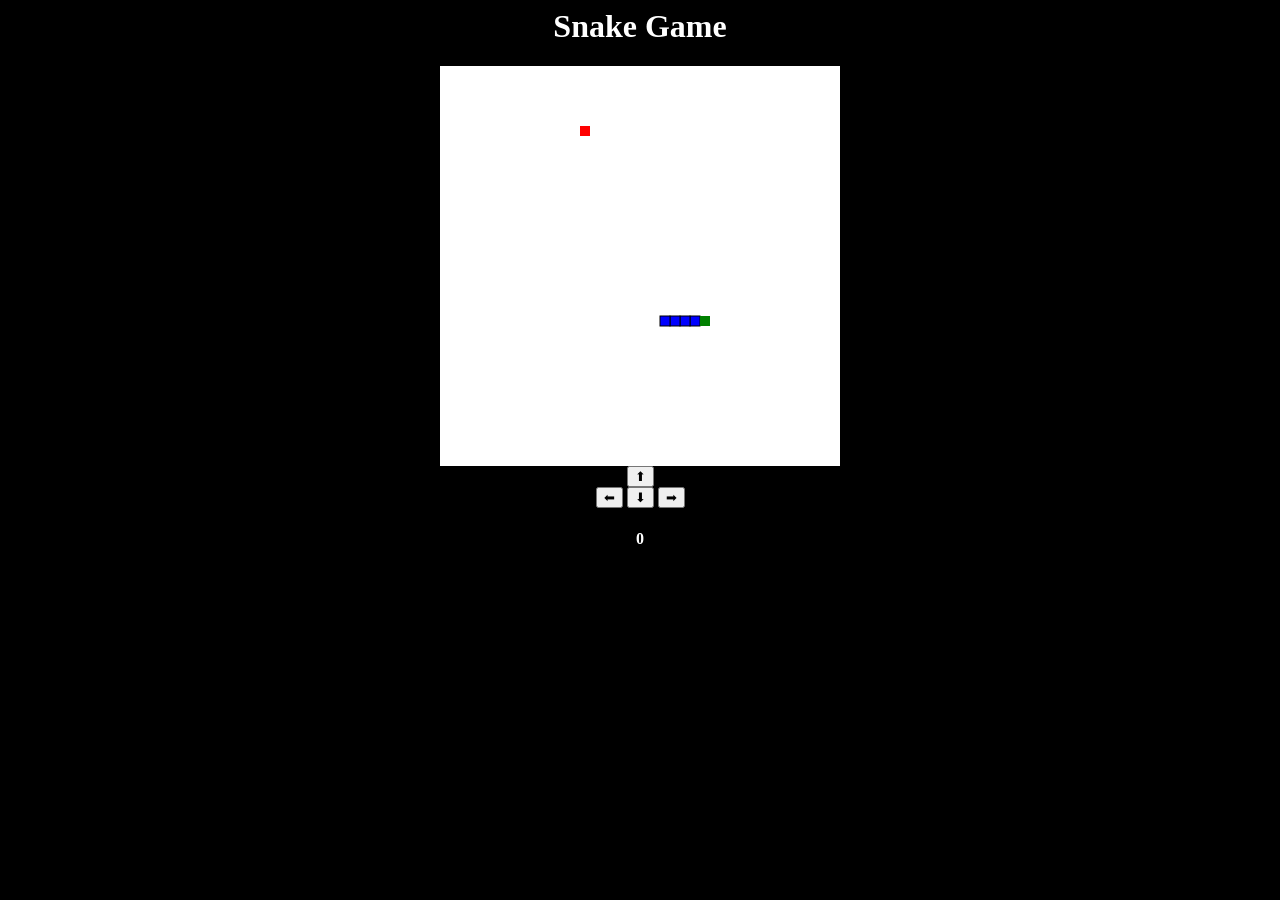
<file: Games/Snake Game/snake.html>
<html>
    <head>
        <meta name='viewport' content='width=device-width, initial-scale=1.0'>
         <meta charset="utf-8">
        <title>Snake Game</title>
    <style>
        body{
            background:black;
            color:white;
            text-align:center;
        }
        #board{
            background:white;
        }
       .controls {
    position: fixed;
    bottom: 20px;
    left: 20px;
}
.controls button {
    width: 70px;
    height: 70px;
    margin: 4px;
    font-size: 3em;
    font-weight: bold;
    border: none;
    border-radius: 15px;
    background: #2c3e50;
    color: white;
    box-shadow: 0 4px 8px rgba(0,0,0,0.3);
    cursor: pointer;
    transition: 0.1s;
}
.controls button p{
    font-size: 4em;
}
.controls button:active {
    transform: scale(1.5);
    background: #3498db;
}
.row {
    text-align: center;
}
    </style>
    </head>
    <body>
        <h1>Snake Game</h1>
        <canvas id = 'board'></canvas>
       
        <div id="controls">
            <div class="row">
                <button id="up">⬆</button>
            </div>
            <div id="row">
                <button id="left">⬅</button>
                <button id="down">⬇</button>
                <button id="right">➡</button>
                
            </div>
            
        </div> 
        
        <h4 id='scores'>0</h4>
        <script src='snake.js'></script>
    </body>
</html>
</file>
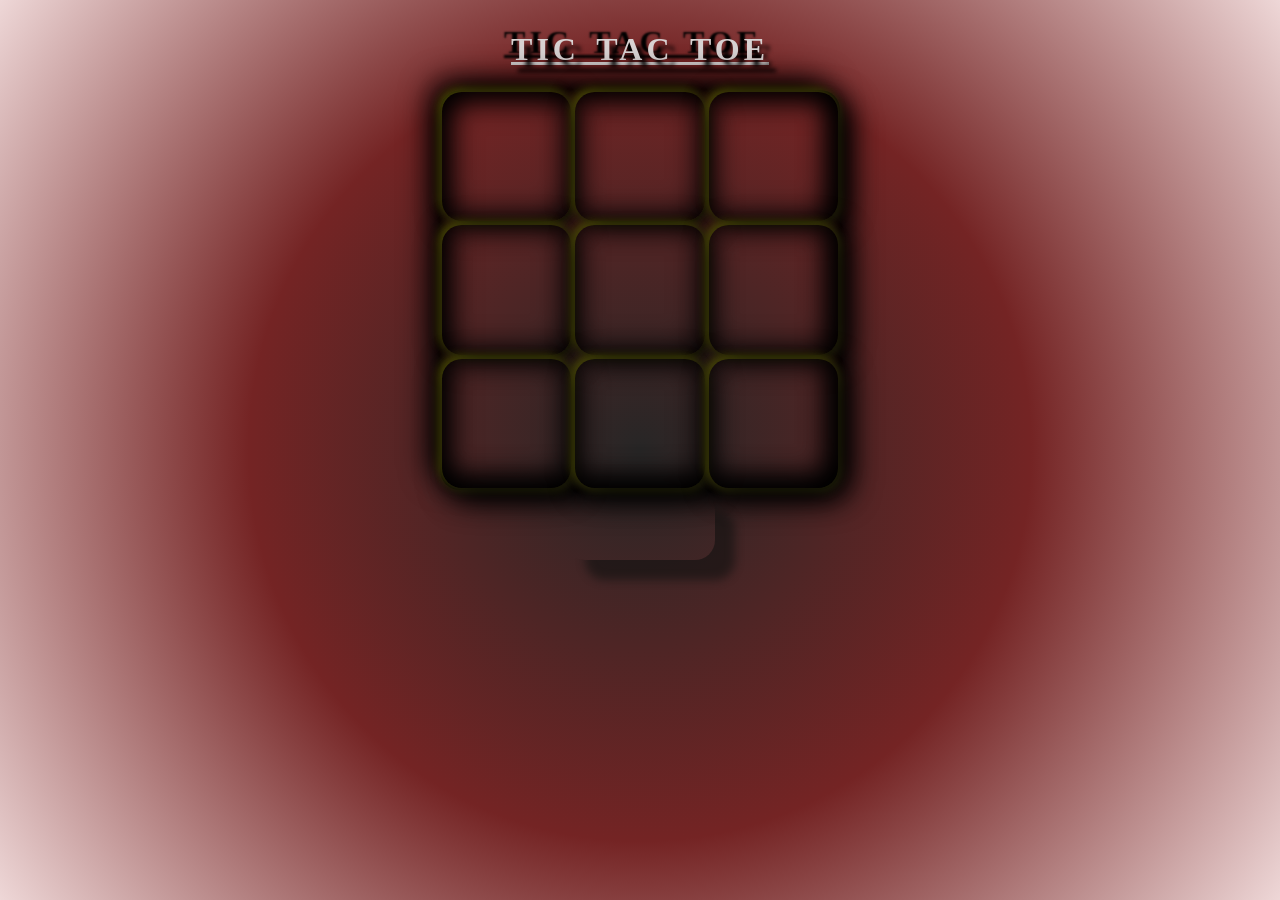
<file: Games/Tic Game/tic.html>
<html>
    <head>
        <title>TIC TAC TOE</title>
       
        <meta name='viewport' content='width=device-width, initial-scale=1.0'>
        <style>
            body{
                background:radial-gradient(circle ,#272626,#742424, #eed7d7);
                color:white;
                display:flex;
                justify-content:center;
                flex-direction:column;
                align-items:center;
                text-align:center;
                margin-top:10px;

            }
            h1{color:#d8d2d2;
                text-transform:uppercase;
                text-decoration:underline;
                font-size:bold;
                text-shadow:7px 7px 4px black,-7px -7px 2px black;
                letter-spacing:4px;
                word-spacing:5px;
               
            }
            h1.play{
                animation: move 5s infinite ;
            }
            @keyframes move{
                50%{transform:rotateY(360deg)}
                
               /* 100%{transform:rotateY(-180deg)}*/
            }
           
            #board{
                display:flex;
                flex-direction:row;
                flex-wrap:wrap;
                width:400px;
                height:400px;
                
                box-shadow:10px 10px 30px black,-10px -10px 30px black,
                    inset 10px 10px 30px black, inset -10px -10px 30px black;
                border-radius: 20px;
                position:relative;
            }
            #board .box-1{
                position:relative;
                width:calc(388px/3);
                height:calc(388px/3);
                transition:0.5s;
               margin:2px;
                cursor:pointer;
                box-shadow:5px 5px 30px black, inset -5px -5px 30px black,
                   3px 3px 10px #3b3b12,-3px -3px 10px #5d5d06;
                border-radius:20px;
                font-size:124px;
               
            }

span{
    position:relative;
    background:transparent;
    width:150px;
    height:70px;
    border-radius: 20px;
    color:white;;font-size:20px;
    opacity:0.6;
    box-shadow:20px 20px 10px #111110;
}
            #gameover button{
                background:transparent;
                text-transform:uppercase;
                outline:none;
                border:none;
                color:white;
                margin-top:-10px;
            }
            #gameover button:hover{
                font-weight:1000;
                 text-shadow:4px 4px 10px black  
            }
            #gameover button.gameOver{
              text-shadow:2px 2px 10px black  
            }
            
            #board .box-1:hover{
                transform:scale(1.02);
                box-shadow:inset 
                   6px 6px 30px black, inset -6px -6px 30px black,
                    6px 6px 10px #424215,-6px -6px 10px #5d5d06;
            }
            #gameover{
                position:absolute;z-index:2;
                top:30%;
                background:linear-gradient(#00ffb5,#2b332b, purple);
                border-radius:20%;
                display:none;
            }
            #gameover h3{
                font-size:35px;
                text-shadow:3px 3px black
            }
             #gameover h4{
                font-size:24px;
            }
            
        </style>
    </head>
    <body>
        <h1 id='h1'>Tic Tac Toe </h1>
        <div id="gameover">
            <h3 id='mss'>Game  Over!!</h3>
            <h4 id='winner'>Player X wins</h4>
            <button id = 'btn'>Restart</button>
        </div>
        <div id ='board'>
            
                        <div id ='0' class = 'box-1'></div>
                        <div id ='1' class = 'box-1'></div>
                        <div id ='2' class = 'box-1'></div>
                        <div id ='3' class = 'box-1'></div>
                        <div id ='4' class = 'box-1'></div>
                        <div id ='5' class = 'box-1'></div>
                        <div id ='6' class = 'box-1'></div>
                        <div id ='7' class = 'box-1'></div>
                        <div id ='8' class = 'box-1'></div>
            </div>
        
        <span><h3 id = 'turns'></h3></span>
            
       <script src='tic.js'>
       </script>  
    </body>
</html>
</file>
<file: Games/To Do List/do.css>
body{
    background-color:paleturquoise
}

#input{
   
display: flex;
flex-direction: column;
    position: relative;
    border-radius:30px;
    padding-left:20px;
    background:radial-gradient(rgb(14, 99, 133),
    rgb(62, 181, 236),rgb(13, 76, 105));
    height:500px;
    margin:auto;
 
}
#out{
    
    display: block;
}
#input h1{
    text-align: center;
}

#input input{
    font-size: 25px;
    transition: 0.4s; 
    width: 300px;height: 40px;
    box-shadow: 2px 2px 10px rgb(2, 2, 46),
    inset 2px 2px 5px blue,inset -2px -2px 5px blue;
    border-radius: 10px;
    background: transparent;
    text-align: center;
    position: relative;
    margin-left: auto;margin-right: auto;
}
#input input:hover{
    transform: scale(1.04);
    box-shadow: 6px 6px 10px rgb(1, 1, 32);
}
#input input:focus{
    transform: scale(1.04);
    box-shadow: 6px 6px 10px rgb(1, 1, 32);
}
#input button{
    transition: 0.4s; 
    width: 100px;height: 40px;
    box-shadow: 2px 2px 10px rgb(2, 2, 46),
    inset 2px 2px 5px blue,inset -2px -2px 5px blue;
    border-radius: 10px;
    text-transform: uppercase;
    font-size: 30px;
    background: blue;
    text-align: center;
    position: relative;
    margin-top: 10px;
    margin-left: auto;margin-right: auto;
}
#input button:hover{
    transform: scale(1.1);
    box-shadow: 6px 6px 2px rgb(1, 1, 32);
}
#input div{
    background:transparent;/* linear-gradient(to top left,
     blue,transparent, blue,transparent,
      blue,transparent, blue),linear-gradient(to bottom right,
     blue,transparent, blue,transparent, blue,transparent, blue);*/
    position: relative;
    border-radius: 20px;
    width: 400px;
    margin-top: 10px;
    margin-left: auto;margin-right: auto;
}
#input div ul li{
    position: relative;
    font-size:20px;
    margin-left: auto;margin-right: auto;
    cursor:pointer;
    width: 100px;
}

#input div ul li span{
    position: absolute;
    width: 24px;height: 24px;
    font-size: 20px;
    text-align: center;    right: -80px;
    border-radius: 50%;
    color: rgb(0, 255, 0);
    background: radial-gradient(blue,transparent);
}
#input div ul li span:hover{
    transform: scale(1.1);
}
#close{
    position: relative;
    right: 0px;
}
/*ul li{
    font-size:20px;
    
}
ul li::before{
    content:"";
    position:absolute;
    height:28px;
    width:28px;
}

ul li span{
    align-right:0;
}
ul li span:hover{
    background:yellow;
    border-radius:30%;
}
*/
</file>
<file: Games/Calc/calc.css>
*{ margin:0;
    padding:0;
    box-sizing:border-box;
}
.container{
   width:100%;
    height:100vh;
    background-color:darkolivegreen;
    display:flex;
    align-items:center;
    justify-content:center;
}
.calc{
    background-color:red;
    border:4px solid black;
    border-radius:20px;
    padding:2px;
    transform: scale(0.9);
}
.calc form input{
    width:60px;
    height:60px;
    border-radius:18px;
    box-shadow:blue;
    background:gold;
    font-size:25px;
    margin:6px;
}
form .display{
    display:flex;
    justify-content:flex-end;
    margin:20px 0;
}
form .display input{
    text-align:right;
    flex:1;
    font-size:50px;
    background-color:darkblue;
    color:white;
}
form input.equals{
    width:136px;
    background-color:palevioletred; 
    border:3px solid blue;
}
form input.ope{
  background-color:aliceblue;
    border:3px solid blue;
}
.calc h1{
    border:5px solid green;
    text-align:center;
    border-radius:20px;
}
</file>
<file: Games/Counter/counter.css>
#sub,#add{
    width:60px;
    height:60px;
    background-color:greenyellow;
    font-size:50px;
    border-radius:30px;
}
#reset {
     width:200px;
    height:60px;
    background-color:greenyellow;
    font-size:50px;
    border-radius:10px;
}
div {
    margin:auto;
    height:350;
    width:400;
    border:5px solid red;
    align-items:center;
    justify-content:center;
    display:flex;
    flex-direction:column;
}
</file>
<file: Games/Memory Game/mem.css>
body{
    display:flex;
    justify-content:center;
    flex-direction:column;
    align-items:center;
    background:radial-gradient(#6969d0, #7c4e7c);
}
#counter,h2{
   // position:absolute;
    font-size:2em;
    margin:2;
    z-index:2;
    
}

#gemeBoard{
    position:relative;
    max-height:480px;
    max-width:480px;
    border: 3px solid red;
    border-radius:40px;
    display:flex;
    flex-wrap:wrap;
}
#gemeBoard #gameover{
    display:none;
    text-align:center;
    font-size:30px;
    padding-top:20;
    position: absolute;
    top:38%;
    left:29%;
    border-radius:inherit;
    width:200px;
    height:100px;
    background:radial-gradient(#a4d8a4,#9a9a43,#7d7dc6);
   z-index:1;
    box-shadow: 10px 10px 10px black,-5px -5px 10px black;
    opacity:0.9;
    
}

#gemeBoard #gameover button{
    box-shadow: 7px 7px 10px black,-3px -3px 10px black;
    position:relative;
    top:px;
    color:white;
    text-transform:uppercase;
    border-radius:10px;margin:-50;
    background:black;padding:5;
}
#gemeBoard #gameover h5{
    position:relative;
    margin:29;
    top:-30px;
}

#gemeBoard div{
    min-height:calc(464px/4);
    min-width:calc(464px/4);
    background:radial-gradient(#f6f6fd, #f1ece8, silver);
    border-radius:inherit;
    box-shadow: 4px 4px 6px black;
    margin:2px;
    cursor:pointer;
     display:flex;
    justify-content:center;
    align-items:center;
    overflow:hidden;
    position:relative;
    
}



#gemeBoard div .backView{
    position:absolute;
    transition:0.8s;
    transform:rotateY(-90deg);
     height:inherit;
    width:inherit;
    border-radius:inherit;
}
#gemeBoard div .frontView{
     position:absolute;
    backface-visibility:;
    display:block;
transition:0.8s;
    pointer-events:none;

    
text-align:center;
    line-height:140px;
    font-size:100px;
    height:inherit;
    width:inherit;
    border-radius:inherit;
    z-index:1;
   
}

#gemeBoard div .backView img{
    height:inherit;
    width:inherit;
    border-radius:inherit;
}
    
#gemeBoard div.rotate .backView{
     transform:rotateY(0);
}

#gemeBoard div.rotate .frontView{
     transform:rotateY(90deg);
    display:none;
}


#gemeBoard div.shake{
    animation: shaking 0.5s linear;
}

@keyframes shaking{
    0%,100%{transform:translateX(0)}
    20%{transform:translateX(-13px)}
    40%{transform:translateX(13px)}
    60%{transform:translateX(-8px)}
    80%{transform:translateX(8px)}
}
</file>
<file: Games/Password Generator/pass.css>
body{
    background: url("./bg.PNG");
   
    background-size:cover;
    display:flex;
    /*align-items:center;*/
    justify-content:center;
    margin-top:80px;

}
#container{
    width:400px;
    height:200px;
    border: 7px solid blue;
   /* margin:auto;*/ 
  border-radius:30px;
}
#in input{
    display:flex;
    text-align: center;
    flex-direction:column;
}
button{
    height:50px;
    width:150px;
    margin-left:120px;
    border-radius:30px;
    font-size:15px;
}
input{
    height:40px;
    width:250px;
    margin-left:70px;
    border-radius:30px;
    background:transparent;
    color:white;
    font-size:20px;
    border: 4px solid yellow;
}
h1{
    margin-left:30px;
}
</file>
<file: Games/Pingpong Game/css.css>
body{
    background:black;
    transform-style:preserve-3d;
 text-align:center;
color:white;
    
}
#main{
    position:relative;
    width:500px;
    height:500px;
    background:transparent;
    border-radius:50%;
   
    margin:auto;
    transition:0.5s;
    transform-style:preserve-3d;
    transform: perspective(500px) rotateX(50deg) rotateY(40deg);
}

#main div{
    position:absolute;
    border: 3px solid red;
    border-radius:inherit;
        margin:auto;
    transition:0.5s;
    animation: animate 4s linear infinite;
    
}
#main div:nth-child(1){
 width:90%;
    height:90%;
    left:5%;
    top:5%;
    animation-delay:1.2s;
}
#main div:nth-child(2){
 width:80%;
    height:80%;
    border-color:#f4fa03;
    left:10%;
    top:10%;
     animation-delay:1s;
    
}
#main div:nth-child(3){
 width:70%;
    border-color:#d90263;
    height:70%;
    left:15%;
    top:15%;
     animation-delay:0.8s;
}
#main div:nth-child(4){
 width:60%;
    height:60%;
    left:20%;
     animation-delay:0.7s;
    top:20%
}
#main div:nth-child(5){
 width:50%;
    border-color:#27138f;
    height:50%;
    left:25%;
     animation-delay:0.6s;
    top:25%
}
#main div:nth-child(6){
 width:40%;
    border-color:#e92ef4;
     animation-delay:0.5s;
    height:40%;
    left:30%;
    top:30%;
}
#main div:nth-child(7){
 width:30%;
    height:30%;
    border-color:#9e3939;
    left:35%;
    top:35%;
     animation-delay:0.4s;
}
#main div:nth-child(8){
 width:20%;
    border-color:#2113db;
    height:20%;
    left:40%;
     animation-delay:0.3s;
    top:40%
}
#main div:nth-child(9){
 width:15%;
    border-color:#bed50f;
    border-color:#19ddd5;
    height:15%;
    left:42.5%;
    top:42.5%;
     animation-delay:0.2s;
}
#main div:nth-child(10){
 width:10%;
    border-color:green;
    height:10%;
    left:45%;
    top:45%;
    
    
}

@keyframes animate {
    0%{
       transform:translateZ(0); 
    }
 20%{
  transform:translateY(200px)
 }
    25%{
        transform:translateZ(200px);
    }
 40%{
  transform:translateY(0);
 }
    50%{
        transform:translateZ(0);
    
    }
 60%{
  transform:translateY(-200px)
 }
    75%{
        transform:translateZ(-200px);
    }
 80%{
  transform:translateY(0);
 }
    100%{
        transform:translateZ(0);
    }
}

#board{
 border-top:3px solid blueviolet;
 border-bottom:3px solid blueviolet;
 background:linear-gradient(to top left, #81bef3,#a5e811,#ff0000);
}

     .controls {
    position: fixed;
    bottom: 20px;
    left: 20px;
}
.controls .row button {
   
    padding: 5px;
    margin: 5px;
    font-size: 3em;
    font-weight: bold;
    border: none;
    border-radius: 15px;
    background: #2c3e50;
    color: rgb(37, 18, 18);
    box-shadow: 0 4px 8px rgba(0,0,0,0.3);
    cursor: pointer;
    transition: 0.1s;
}
.controls button p{
    font-size: 4em;
}
.controls .row button:hover {
    transform: scale(1.5);
    background: #3498db;
}
.row {
    text-align: center;
}
</file>
